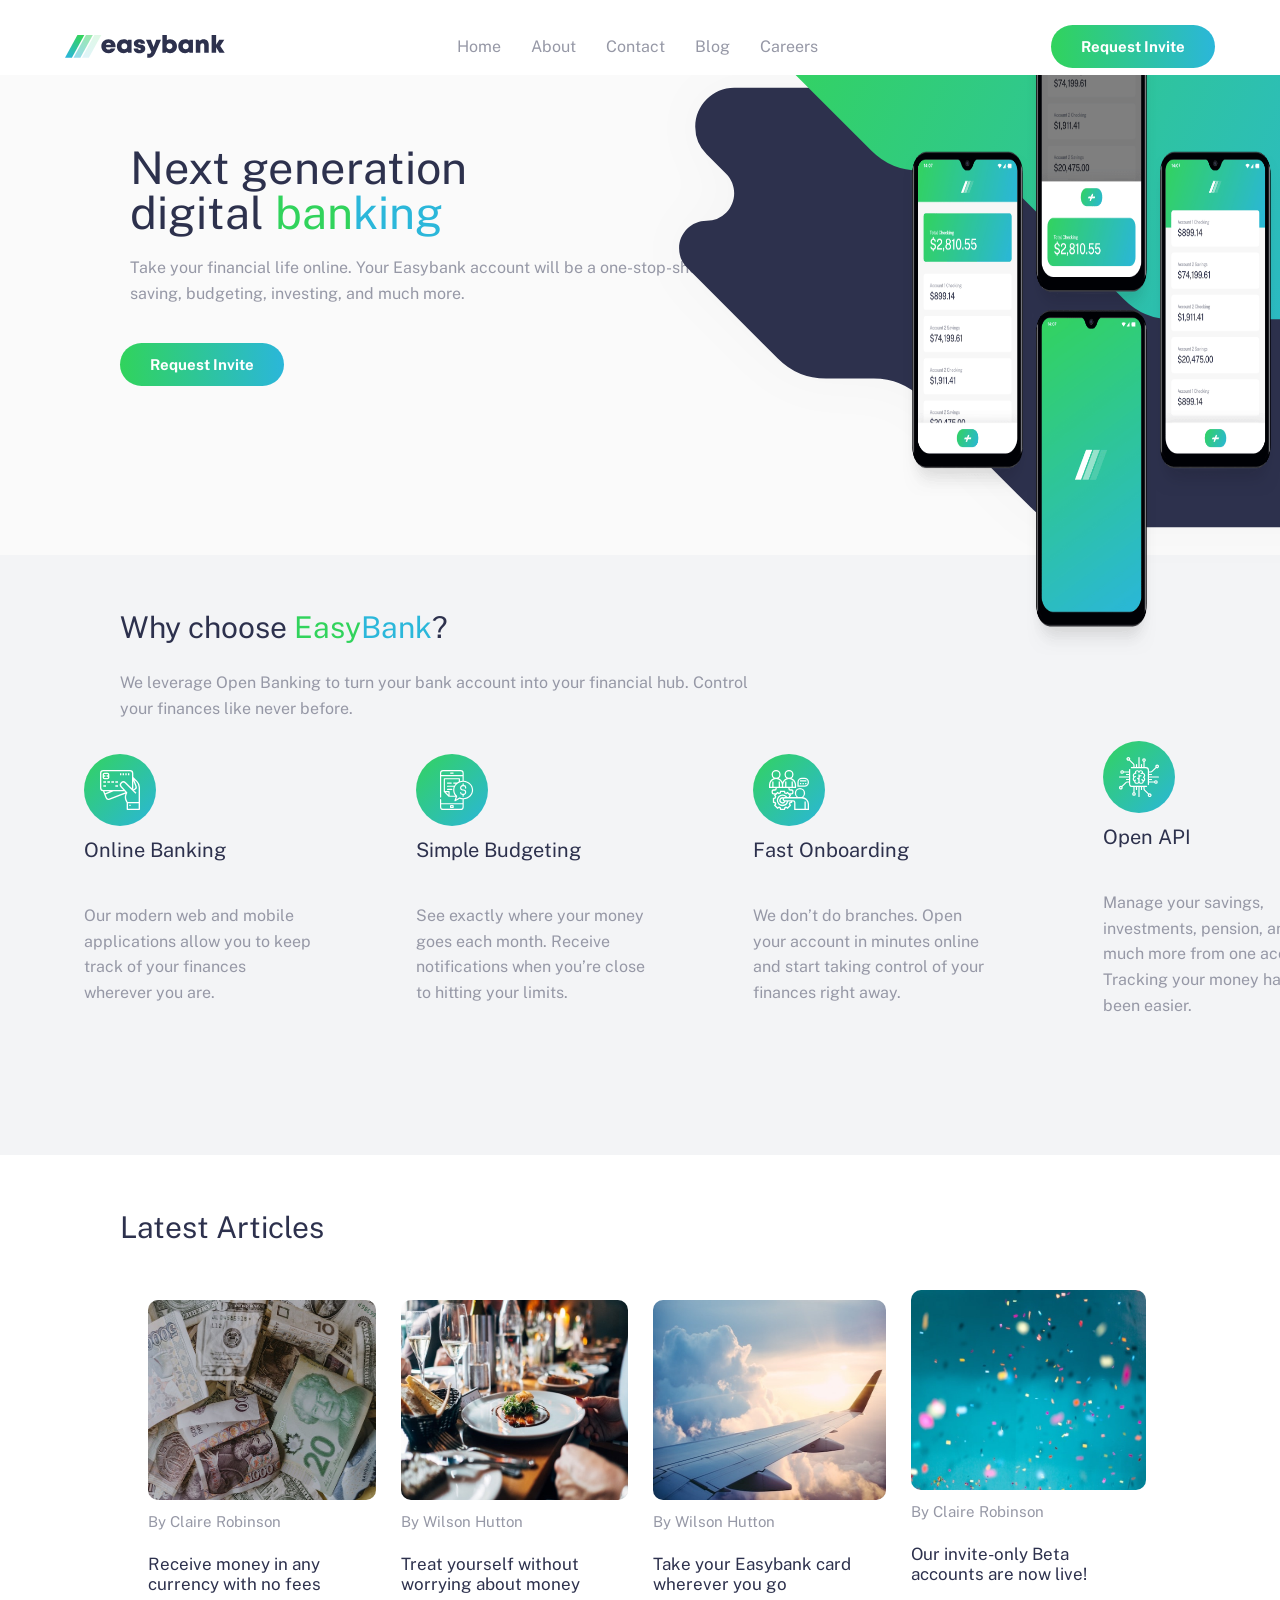
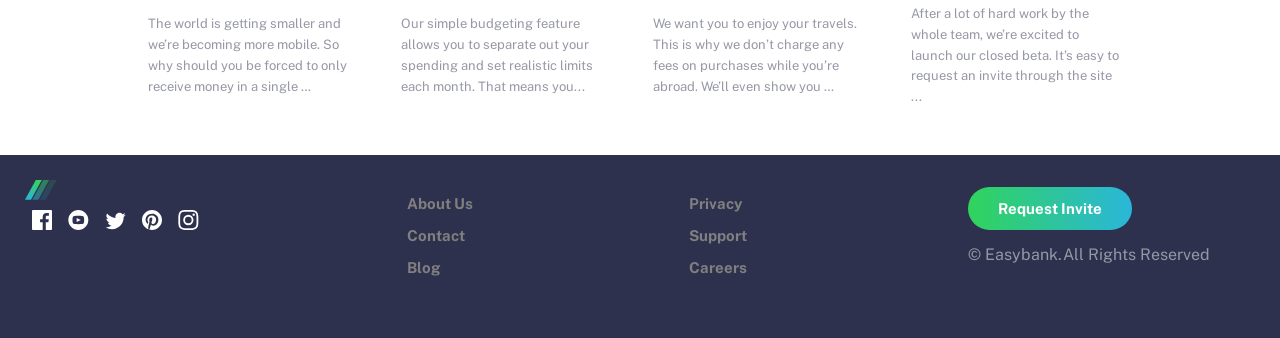
<file: EasyBank/index.html>
<!DOCTYPE html>
<html lang="en">
  <head>
    <meta charset="UTF-8" />
    <meta name="viewport" content="width=device-width, initial-scale=1.0" />
    <title>Easybank Landing Page</title>
    <link
      rel="icon"
      type="image/png"
      sizes="32x32"
      href="./images/favicon-32x32.png"
    />
    <link rel="preconnect" href="https://fonts.gstatic.com" />
    <link
      href="https://fonts.googleapis.com/css2?family=Public+Sans:ital,wght@0,300;0,400;0,700;1,300;1,400;1,700&display=swap"
      rel="stylesheet"
    />
    <link rel="stylesheet" href="style.css" />
  </head>
  <body>
    <header>
      <div class="container">
        <nav>
          <!--Logo-->
          <img src="./images/logo.svg" alt="" class="logo" />
          <!--Icons-->
          <input type="checkbox" class="check" id="toggle" />
          <label for="toggle" class="hamburger" id="hamburger">
            <img src="./images/icon-hamburger.svg" alt="" />
          </label>

          <ul class="nav-ul" id="nav-ul">
            <li class="nav-link"><a href="index.html">Home</a></li>
            <li class="nav-link"><a href="#about">About</a></li>
            <li class="nav-link"><a href="#footer">Contact</a></li>
            <li class="nav-link"><a href="#articles">Blog</a></li>
            <li class="nav-link"><a href="index.html">Careers</a></li>
          </ul>

          <a href="#" class="btn">Request Invite</a>
        </nav>
      </div>
    </header>

    <section class="welcome">
      <div class="welcome-info">
        <h1>
          Next generation digital <span id="span-1"> ban</span
          ><span id="span-2">king</span>
        </h1>
        <p class="u-mb-large">
          Take your financial life online. Your Easybank account will be a
          one-stop-shop for spending, saving, budgeting, investing, and much
          more.
        </p>
        <a href="#" class="welcome-btn">Request Invite</a>
      </div>

      <div class="welcome-image">
        <img src="./images/image-mockups.png" alt="" />
      </div>
    </section>

    <section class="about" id="about">
      <h2 class="large-header">
        Why choose <span id="span-1">Easy</span><span id="span-2">Bank</span>?
      </h2>
      <p class="text u-mb-large">
        We leverage Open Banking to turn your bank account into your financial
        hub. Control your finances like never before.
      </p>

      <div class="about-items">
        <div class="item-2">
          <img src="./images/icon-online.svg" alt="" />
          <h2 class="feature-header">Online Banking</h2>
          <p class="about-text u-mb-large">
            Our modern web and mobile applications allow you to keep track of
            your finances wherever you are.
          </p>
        </div>

        <div class="item-2">
          <img src="./images/icon-budgeting.svg" alt="" />
          <h2 class="feature-header">Simple Budgeting</h2>
          <p class="about-text u-mb-large">
            See exactly where your money goes each month. Receive notifications
            when you’re close to hitting your limits.
          </p>
        </div>

        <div class="item-3">
          <img src="./images/icon-onboarding.svg" alt="" />
          <h2 class="feature-header">Fast Onboarding</h2>
          <p class="about-text u-mb-large">
            We don’t do branches. Open your account in minutes online and start
            taking control of your finances right away.
          </p>
        </div>

        <div class="item-4">
          <img src="./images/icon-api.svg" alt="" />
          <h2 class="feature-header">Open API</h2>
          <p class="about-text u-mb-large">
            Manage your savings, investments, pension, and much more from one
            account. Tracking your money has never been easier.
          </p>
        </div>
      </div>
    </section>

    <section class="articles" id="articles">
      <h2 class="large-header center">Latest Articles</h2>
      <div class="article-items">
        <div class="item-1">
          <img src="./images/image-currency.jpg" alt="" />
          <p class="small-text">By Claire Robinson</p>
          <h3>Receive money in any currency with no fees</h3>
          <p class="article-text">
            The world is getting smaller and we’re becoming more mobile. So why
            should you be forced to only receive money in a single …
          </p>
        </div>

        <div class="item-2">
          <img src="./images/image-restaurant.jpg" alt="" />
          <p class="small-text">By Wilson Hutton</p>
          <h3>Treat yourself without worrying about money</h3>
          <p class="article-text">
            Our simple budgeting feature allows you to separate out your
            spending and set realistic limits each month. That means you...
          </p>
        </div>

        <div class="item-3">
          <img src="./images/image-plane.jpg" alt="" />
          <p class="small-text">By Wilson Hutton</p>
          <h3>Take your Easybank card wherever you go</h3>
          <p class="article-text">
            We want you to enjoy your travels. This is why we don’t charge any
            fees on purchases while you’re abroad. We’ll even show you …
          </p>
        </div>

        <div class="item-4">
          <img src="./images/image-confetti.jpg" alt="" />
          <p class="small-text">By Claire Robinson</p>
          <h3>Our invite-only Beta accounts are now live!</h3>
          <p class="article-text">
            After a lot of hard work by the whole team, we’re excited to launch
            our closed beta. It’s easy to request an invite through the site ...
          </p>
        </div>
      </div>
    </section>

    <footer class="footer" id="footer">
      <div class="social-media">
        <div class="logo">
          <img src="./images/logo.svg" alt="" />
        </div>

        <div class="icons">
          <img src="./images/icon-facebook.svg" alt="" />
          <img src="./images/icon-youtube.svg" alt="" />
          <img src="./images/icon-twitter.svg" alt="" />
          <img src="./images/icon-pinterest.svg" alt="" />
          <img src="./images/icon-instagram.svg" alt="" />
        </div>
      </div>

      <div class="info-1">
        <a href="#" class="">About Us</a>
        <a href="#">Contact</a>
        <a href="#">Blog</a>
      </div>

      <div class="info-2">
        <a href="#">Privacy</a>
        <a href="#">Support</a>
        <a href="#">Careers</a>
      </div>

      <div class="info-3">
        <a href="#" class="btn">Request Invite</a>
        <p>&copy Easybank.All Rights Reserved</p>
      </div>
    </footer>
  </body>
</html>
</file>
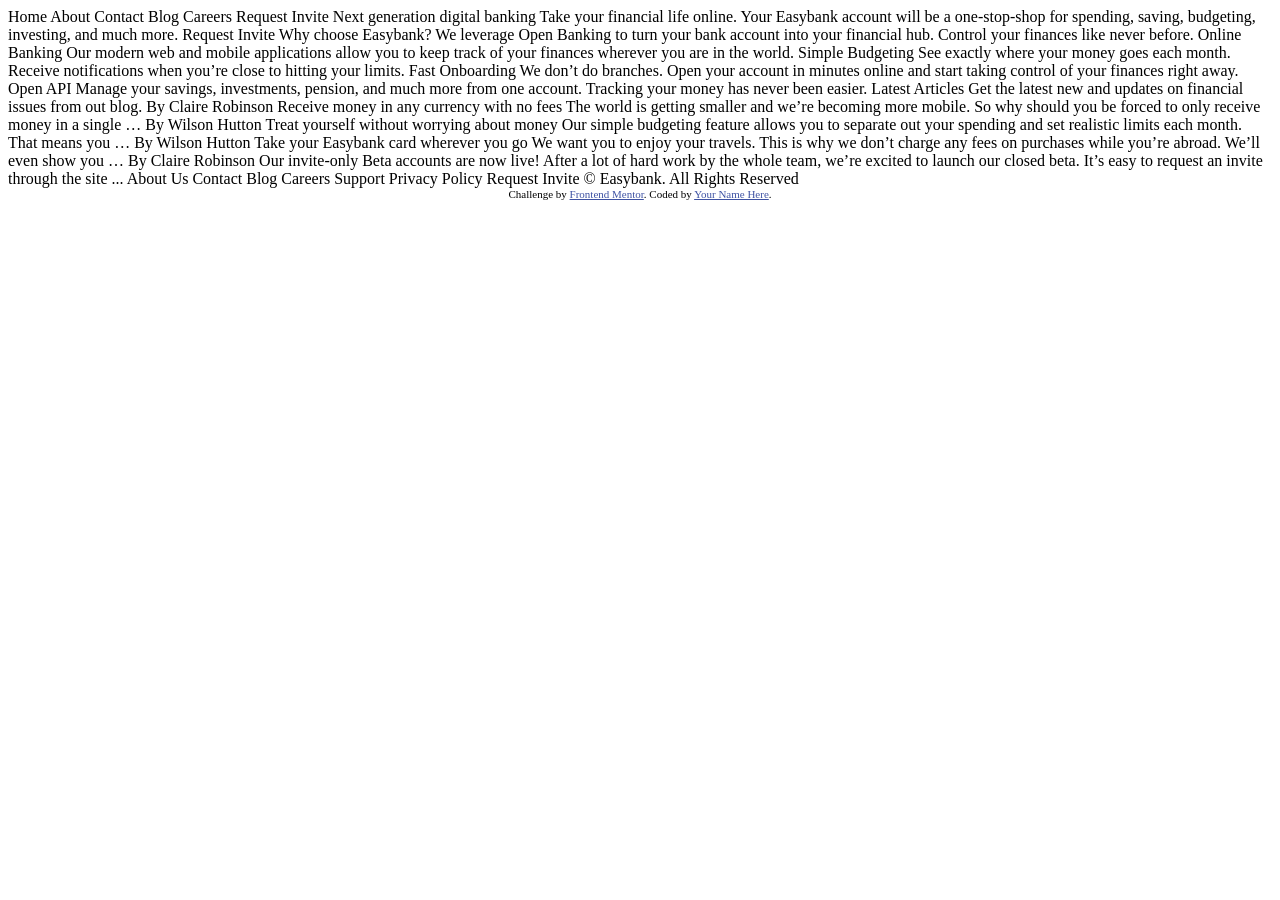
<file: EasyBank/indexfile.html>
<!DOCTYPE html>
<html lang="en">
<head>
  <meta charset="UTF-8">
  <meta name="viewport" content="width=device-width, initial-scale=1.0"> <!-- displays site properly based on user's device -->

  <link rel="icon" type="image/png" sizes="32x32" href="./images/favicon-32x32.png">
  
  <title>Frontend Mentor | Easybank landing page</title>

  <!-- Feel free to remove these styles or customise in your own stylesheet 👍 -->
  <style>
    .attribution { font-size: 11px; text-align: center; }
    .attribution a { color: hsl(228, 45%, 44%); }
  </style>
</head>
<body>

  Home
  About
  Contact
  Blog
  Careers

  Request Invite



  Next generation digital banking

  Take your financial life online. Your Easybank account will be a one-stop-shop 
  for spending, saving, budgeting, investing, and much more.

  Request Invite



  Why choose Easybank?

  We leverage Open Banking to turn your bank account into your financial hub. Control 
  your finances like never before.

  Online Banking
  Our modern web and mobile applications allow you to keep track of your finances 
  wherever you are in the world.

  Simple Budgeting
  See exactly where your money goes each month. Receive notifications when you’re 
  close to hitting your limits.

  Fast Onboarding
  We don’t do branches. Open your account in minutes online and start taking control 
  of your finances right away.

  Open API
  Manage your savings, investments, pension, and much more from one account. Tracking 
  your money has never been easier.

  
  

  Latest Articles

  Get the latest new and updates on financial issues from out blog.

  By Claire Robinson
  Receive money in any currency with no fees
  The world is getting smaller and we’re becoming more mobile. So why should you be 
  forced to only receive money in a single …

  By Wilson Hutton
  Treat yourself without worrying about money
  Our simple budgeting feature allows you to separate out your spending and set 
  realistic limits each month. That means you …

  By Wilson Hutton
  Take your Easybank card wherever you go
  We want you to enjoy your travels. This is why we don’t charge any fees on purchases 
  while you’re abroad. We’ll even show you …

  By Claire Robinson
  Our invite-only Beta accounts are now live!
  After a lot of hard work by the whole team, we’re excited to launch our closed beta. 
  It’s easy to request an invite through the site ...

  

  About Us
  Contact
  Blog
  Careers
  Support
  Privacy Policy

  Request Invite

  © Easybank. All Rights Reserved
  
  <div class="attribution">
    Challenge by <a href="https://www.frontendmentor.io?ref=challenge" target="_blank">Frontend Mentor</a>. 
    Coded by <a href="#">Your Name Here</a>.
  </div>
</body>
</html>
</file>
<file: EasyBank/style.css>
/* Global Styles */
*,
*::before,
*::after {
  padding: 0;
  margin: 0;
  box-sizing: border-box;
}
html {
  font-family: "Public Sans", sans-serif;
  font-size: 10px;
}
body {
  width: 100%;
  overflow-x: hidden;
}
p {
  font-size: 1.6rem;
  color: var(--grayish-blue);
  line-height: 1.6;
}
section {
  padding: 5rem 0;
}
.container {
  width: 100%;
  max-width: 120rem;
  margin: 0 auto;
  padding: 0 2.5rem;
}

/* Variables */
:root {
  --dark-blue: hsl(233, 26%, 24%);
  --lime-green: hsl(136, 65%, 51%);
  --bright-cyan: hsl(192, 70%, 51%);
  --grayish-blue: hsl(233, 8%, 62%);
  --light-grayish-blue: hsl(220, 16%, 96%);
  --very-light-gray: hsl(0, 0%, 98%);
  --white: hsl(0, 0%, 100%);
}

/* Utility */
.u-mb-small {
  margin-bottom: 1.6rem;
}
.u-mb-medium {
  margin-bottom: 3rem;
}
.u-mb-large {
  margin-bottom: 5rem;
}

/*Header styles */
header {
  width: 100%;
  height: 7.5rem;
  padding: 2.5rem 0;
  background-color: var(--white);
  position: relative;
  z-index: 999;
}
.logo {
  height: 2.3rem;
}
.check {
  display: none;
}
.hamburger {
  display: none;
}
nav {
  display: flex;
  justify-content: space-between;
  align-items: center;
  flex-wrap: wrap;
}

.nav-ul {
  display: flex;
  justify-content: center;
  align-items: center;
}
.nav-ul li {
  list-style: none;
  margin: 0 1.5rem;
}
li a {
  font-size: 1.6rem;
  text-decoration: none;
  color: var(--grayish-blue);
  padding-bottom: 2rem;
  position: relative;
}
li a:hover {
  color: var(--dark-blue);
}
nav ul li a::before {
  content: "";
  position: absolute;
  left: 0;
  bottom: 0;
  width: 100%;
  height: 0.3rem;
  background: linear-gradient(to right, var(--lime-green), var(--bright-cyan));
  opacity: 0;
  transform: scaleX(0);
  transform-origin: left;
  transition: all 0.3s;
}
nav ul li a:hover::before {
  opacity: 1;
  transform: scaleX(1);
}
.btn {
  font-size: 1.5rem;
  color: var(--white);
  font-weight: 700;
  text-decoration: none;
  padding: 1.3rem 3rem;
  background: linear-gradient(to right, var(--lime-green), var(--bright-cyan));
  border-radius: 5rem;
  opacity: 1;
  transform: scaleX(1);
  transition: all 0.2s;
}
.btn:hover {
  opacity: 0.8;
  transform: scaleX(1.1);
}

/* Welcome Section */
.welcome{
  display: flex;
  width: 100%;
  background-color: var(--very-light-gray);
  animation-name: moveUP;
  animation-duration: 1.5s;
  animation-timing-function: ease-in;
}

h1{
  font-size: 4.5rem;
  width: 50%;
  font-weight: normal;
  color: var(--dark-blue);
  line-height: 4.5rem;
  margin-bottom: 2rem;
}

#span-1 {
    color:var(--lime-green);
  }

  #span-2 {
    color:var(--bright-cyan);
  }
/*h1 span{
  padding: 20rem 0;
  position: absolute;
  margin-left: 2rem;
  top: .5rem;
  
} */
.welcome-info{
  margin: 5rem;
  margin-top: -1rem;
  margin-left: 10rem;
  padding: 3rem;
}
.welcome-image {
    display: inline-block;
    text-align: center;
    height: 38rem;
}

.welcome-image::before {
    content: "";
    position: absolute;
    top: -12rem;
    right: 0;
    width: 65rem;
    height: 70rem;
    background-image: url(./images/bg-intro-desktop.svg);
    background-repeat: no-repeat;
    background-size: cover;
}

.welcome-image img {
    width: 100%;
    height: 68rem;
    transform: translateY(-15rem);
}

.welcome-text{
  width: 60%;
  margin: 3rem;
  margin-left: -1rem;
}

.welcome-btn{
  font-size: 1.5rem;
  color: var(--white);
  font-weight: 700;
  text-decoration: none;
  padding: 1.3rem 3rem;
  background: linear-gradient(to right, var(--lime-green), var(--bright-cyan));
  border-radius: 5rem;
  opacity: 1;
  transform: scaleX(1);
  transition: all 0.2s;
  margin-left: -1rem;
  
}

.welcome-btn:hover{
  opacity: 0.8;
  transform: scaleX(1.1);
}

/* End of Welcome Section */

/* About Section */

.about{
  background-color: var(--light-grayish-blue);
  height: 60rem;
}
.about-items{
  display: flex;
  width: 100%;
  justify-content: center;
  align-items: center;
  /*overflow-x: hidden; */
}
.about-items img{
  margin: 0 12rem;
}
h2{
  font-size: 2rem;
  width: 50%;
  font-weight: normal;
  color: var(--dark-blue);
  line-height: 4.5rem;
  margin-bottom: 2rem;
  margin: 0 12rem;
}
.large-header{
  font-size: 3rem;
}

.text{
  margin: 2rem 12rem;
  width: 50%;
}

.about-text{
  margin: 3rem 12rem;
  width: 70%;
}

/* END OF ABOUT SECTION */

/*ARTICLE SECTION */

.articles{
  height: 60rem;
  /*background-color: indianred; */
}
.article-items{
  display: flex;
  width: 80%;
  justify-content: center;
  align-items: center;
  margin: 0 auto;
}

.article-items img{
  display: block;
  margin-left: auto;
  margin-right: auto;
  border-radius: 1rem;
  width: 40rem;
  height: 20rem;
  width: 90%;
  margin: 4rem 2rem;
  transform: scaleX(1);
  transition: all 0.2s;

}

.article-items img:hover{
  opacity: 0.5;
  transform: scaleX(1.1);
  
}
.small-text{
  margin-top: -3rem;
  margin-bottom: 2rem;
  margin-left: 2rem;
  font-size: 1.5rem;
}

h3{
  width: 80%;
  font-weight: normal;
  color: var(--dark-blue);
  font-size: 1.7rem;
  margin-left: 2rem;
  margin-top: 0rem;
  margin-bottom: 2rem;
}
h3:hover{
  color: var(--lime-green);
}

.article-text{
  width: 80%;
  margin-left: 2rem;
  font-size: 1.3rem;
}

.footer{
  background-color: var(--dark-blue);
  display: flex;
  justify-content: space-between;
  padding: 2.5rem;
  overflow-x:hidden;
  width: 100%;
}

.icons{
  margin-top: 2rem;
  margin: 0 auto;
}
.icons img{
  margin: .7rem;
  transform: scaleX(1);
  transition: all 0.2s;
}
.icons img:hover{
  background-color: var(--lime-green);
  transform: scaleX(1.4);
}
.info-1 a{
  color:gray;
  display: flex;
  flex-direction: column;
  text-decoration: none;
  margin: 1.5rem;
  font-size: 1.5rem;
  font-weight: 700;

}
.info-1 a:hover{
  color: var(--lime-green);
}
.info-2 a{
  color: white;
  display: flex;
  flex-direction: column;
  color:gray;
  display: flex;
  flex-direction: column;
  text-decoration: none;
  margin: 1.5rem;
  font-size: 1.5rem;
  font-weight: 700;
}

.info-2 a:hover{
  color: var(--lime-green);
}

.info-3{
  margin: 2rem;
}
.info-3 p{
  margin: 2.5rem;
  margin-left: 0rem;
}

.info-3 p:hover{
  color: var(--lime-green);
}

@keyframes moveUP {
    0% {
        transform: translateY(-100%);
    }
    50% {
        transform: translateY(-50%);
    }
    100% {
        transform: translateX(0);
    }
}

.moveUP {
    animation: moveUP .8s 1 linear;
}




/* Media Query */
/* Mobile Responsive */
/* MOBILE RESPONSIVE MENU QUERIES */
@media screen and (max-width: 832px) {
    nav .btn {
        display: none;
    }

    .hamburger {
        display: inline-block;
        position: absolute;
        top: 2rem;
        right: 2rem;
        cursor: pointer;
    }

    .hamburger img {
        width: 3rem;
    }

    .nav-ul {
        flex-direction: column;
        width: 90%;
        margin: 0 auto;
        padding: 1rem 0;
        margin-top: 4rem;
        background-color: var(--white);
        border: 1px solid skyblue;
        border-radius: .3rem;
        transform: translateY(-200%);
        transition: all .5s;
        z-index: 999;
    }

    .nav-ul li {
        padding: 1rem 0;
        font: 1.6rem;
    }

    li a {
        color: var(--dark-blue);
        font-weight: 400;
    }

    li a:hover {
        color: var(--lime-green);
    *}

    nav ul li a:hover::before {
        opacity: 0;
    }

    /* SLIDE THE MENU WHEN THE HAMBURGER IS CLICKED */

    #toggle:checked ~ .nav-ul {
       transform: translateY(1%); 
    }

    #toggle:checked ~ .hamburger {
        border: 1px solid red;
        border-radius: .3rem;
        padding: .4rem;
    }
}

/* Media query for mobile phones */
@media(min-width:320px) and (max-width:481px){
  .welcome{
    width: 100%;
    /*background-color: tan; */
    display: flex;
    flex-direction: column-reverse;
  }
  .welcome-info{
    width: 90%;
    margin: 0 auto;
  }
  .welcome-image img{
    height: 60rem;
  }
  h1{
    margin-top: 5.5rem;
    margin-bottom: 3rem;
    width: 100%;
  }
  .about{
    
    height: 100%;
    width: 113%;
    margin-left:-5rem;
   /* overflow-x: visible; */
  }

  .about-items{
    display: flex;
    flex-direction: column;
    margin: 0 auto;
  }
.about-text{
  width: 80%;
  margin: 3rem 7rem;
}

.text{
  margin: 2rem 7rem;
  width: 80%;
  text-align: center;
}
.about-items img{
  display: block;
  margin-left: auto;
  margin-right: auto;
  width: 25%;
}
h2{
  text-align: center;
}
.feature-header{
  margin: 0 auto;
}

.articles{
  height: 180rem;
  width: 100%;
  /*background-color: indianred; */
}
.article-items{
  display: flex;
  flex-direction: column;
  width: 100%;
  justify-content: center;
  align-items: center;
  margin: 0 auto;
  overflow-x: hidden;
}

.article-items img{
  display: block;
  margin-left: auto;
  margin-right: auto;
  width: 40rem;
  height: 20rem;
  width: 90%;
  margin: 4rem 2rem;

}

.article-items img:hover{
  opacity: 0.5;
}
.small-text{
  margin-top: -3rem;
  margin-bottom: 2rem;
  margin-left: 2rem;
  font-size: 1.5rem;
}

h3{
  width: 80%;
  font-weight: normal;
  color: var(--dark-blue);
  font-size: 1.7rem;
  margin-left: 2rem;
  margin-top: 0rem;
  margin-bottom: 2rem;
}
h3:hover{
  color: var(--lime-green);
}

.article-text{
  width: 80%;
  margin-left: 2rem;
  font-size: 1.3rem;
}

.center{
  margin-left: 6rem;
  width: 80%;
}
.large-header{
  margin: 0 auto;
}

footer{
  background-color: var(--dark-blue);
  display: flex;
  flex-direction: column;
  padding: 7rem;
  overflow-x:hidden;
  width: 100%;
}

.social-media{
  margin: 0 auto;
}
.info-1{
  margin: 0 auto;
  text-align: center;
}

.info-2{
  margin: 0 auto;
  text-align: center;
} 

.info-3{
  margin:2rem;
  margin-left: 6.8rem;
}
}

/* Media Queries for Tablets */
@media(min-width:482px) and (max-width:600px){
  .welcome{
    width: 100%;
    /*background-color:grey; */
    display: flex;
    flex-direction: column-reverse;
  }
  .welcome-image img{
    height: 55rem;
  }
  .welcome-info{
    width: 90%;
    margin: 0 auto;
  }
  h1{
    margin-top: 4rem;
    width: 80%;
  }

  .about{
    height: 100%;
    width: 100%;
  }

  .about-items{
    display: flex;
    flex-direction: column;
  }

  .about-text{
  width: 80%;
  margin: 3rem 7rem;
}

.text{
  margin: 2rem auto;
  width: 80%;
  text-align: center;
}
.about-items img{
  display: block;
  margin-left: auto;
  margin-right: auto;
  width: 25%;
}
h2{
  text-align: center;
}
.feature-header{
  margin:0 auto;
}

.articles{
  height: 60rem;
  width: 100%;
  /*background-color: indianred; */
}
.article-items{
  display: flex;
  flex-direction: column;
  width: 100%;
  justify-content: center;
  align-items: center;
  margin: 0 auto;
  overflow-x: hidden;
}

.article-items img{
  display: block;
  margin-left: auto;
  margin-right: auto;
  width: 40rem;
  height: 20rem;
  width: 90%;
  margin: 4rem 2rem;

}

.article-items img:hover{
  opacity: 0.5;
}
.small-text{
  margin-top: -3rem;
  margin-bottom: 2rem;
  margin-left: 2rem;
  font-size: 1.5rem;
}

h3{
  width: 80%;
  font-weight: normal;
  color: var(--dark-blue);
  font-size: 1.7rem;
  margin-left: 2rem;
  margin-top: 0rem;
  margin-bottom: 2rem;
}
h3:hover{
  color: var(--lime-green);
}

.article-text{
  width: 80%;
  margin-left: 2rem;
  font-size: 1.3rem;
}

.center{
  margin-left: 6rem;
}
.large-header{
  margin: 0 auto;
}

.footer{
  display: none;
}
  
  
  
}



/* Media queries from tablet to desktop */
@media(min-width:600px) and (max-width:1199px){
  .welcome{
    width: 100%;
    background-color: skyblue;
  }
  .welcome-image img{
    height: 60rem;
  }

  .welcome-image{
    display: inline-block;
    height: 30rem;
  }
  .welcome-image img{
    display: inline-block;
    height: 62rem;
  }
  .welcome-image::before {
    content: "";
    position: absolute;
    top: -12rem;
    right: 0;
    width: 65rem;
    height: 70rem;
    background-image: url(./images/bg-intro-desktop.svg);
    background-repeat: no-repeat;
    background-size: 400rem;
}

.welcome{
    width: 100%;
    background-color:grey;
    display: flex;
    flex-direction: column-reverse;
  }
  .welcome-image img{
    height: 55rem;
  }
  .welcome-info{
    width: 90%;
    margin: 0 auto;
  }
  h1{
    margin-top: 4rem;
    width: 80%;
  }

  .about{
    height: 100%;
    width: 100%;
  }

  .about-items{
    display: flex;
    flex-direction: column;
  }

  .about-text{
  width: 80%;
  margin: 3rem 7rem;
}

.text{
  margin: 2rem auto;
  width: 80%;
  text-align: center;
}
.about-items img{
  display: block;
  margin-left: auto;
  margin-right: auto;
  width: 25%;
}
h2{
  text-align: center;
}
.feature-header{
  margin: 0 auto;
}


.articles{
  height: 60rem;
  width: 100%;
  /*background-color: indianred; */
}
.article-items{
  display: flex;
  flex-direction: column;
  width: 100%;
  justify-content: center;
  align-items: center;
  margin: 0 auto;
  overflow-x: hidden;
}

.article-items img{
  display: block;
  margin-left: auto;
  margin-right: auto;
  width: 40rem;
  height: 20rem;
  width: 90%;
  margin: 4rem 2rem;

}

.article-items img:hover{
  opacity: 0.5;
}
.small-text{
  margin-top: -3rem;
  margin-bottom: 2rem;
  margin-left: 2rem;
  font-size: 1.5rem;
}

h3{
  width: 80%;
  font-weight: normal;
  color: var(--dark-blue);
  font-size: 1.7rem;
  margin-left: 2rem;
  margin-top: 0rem;
  margin-bottom: 2rem;
}
h3:hover{
  color: var(--lime-green);
}

.article-text{
  width: 80%;
  margin-left: 2rem;
  font-size: 1.3rem;
}

.center{
  margin-left: 6rem;
}

.large-header{
  margin: 0 auto;
}

.footer{
  display: none;
}
  
}
</file>
